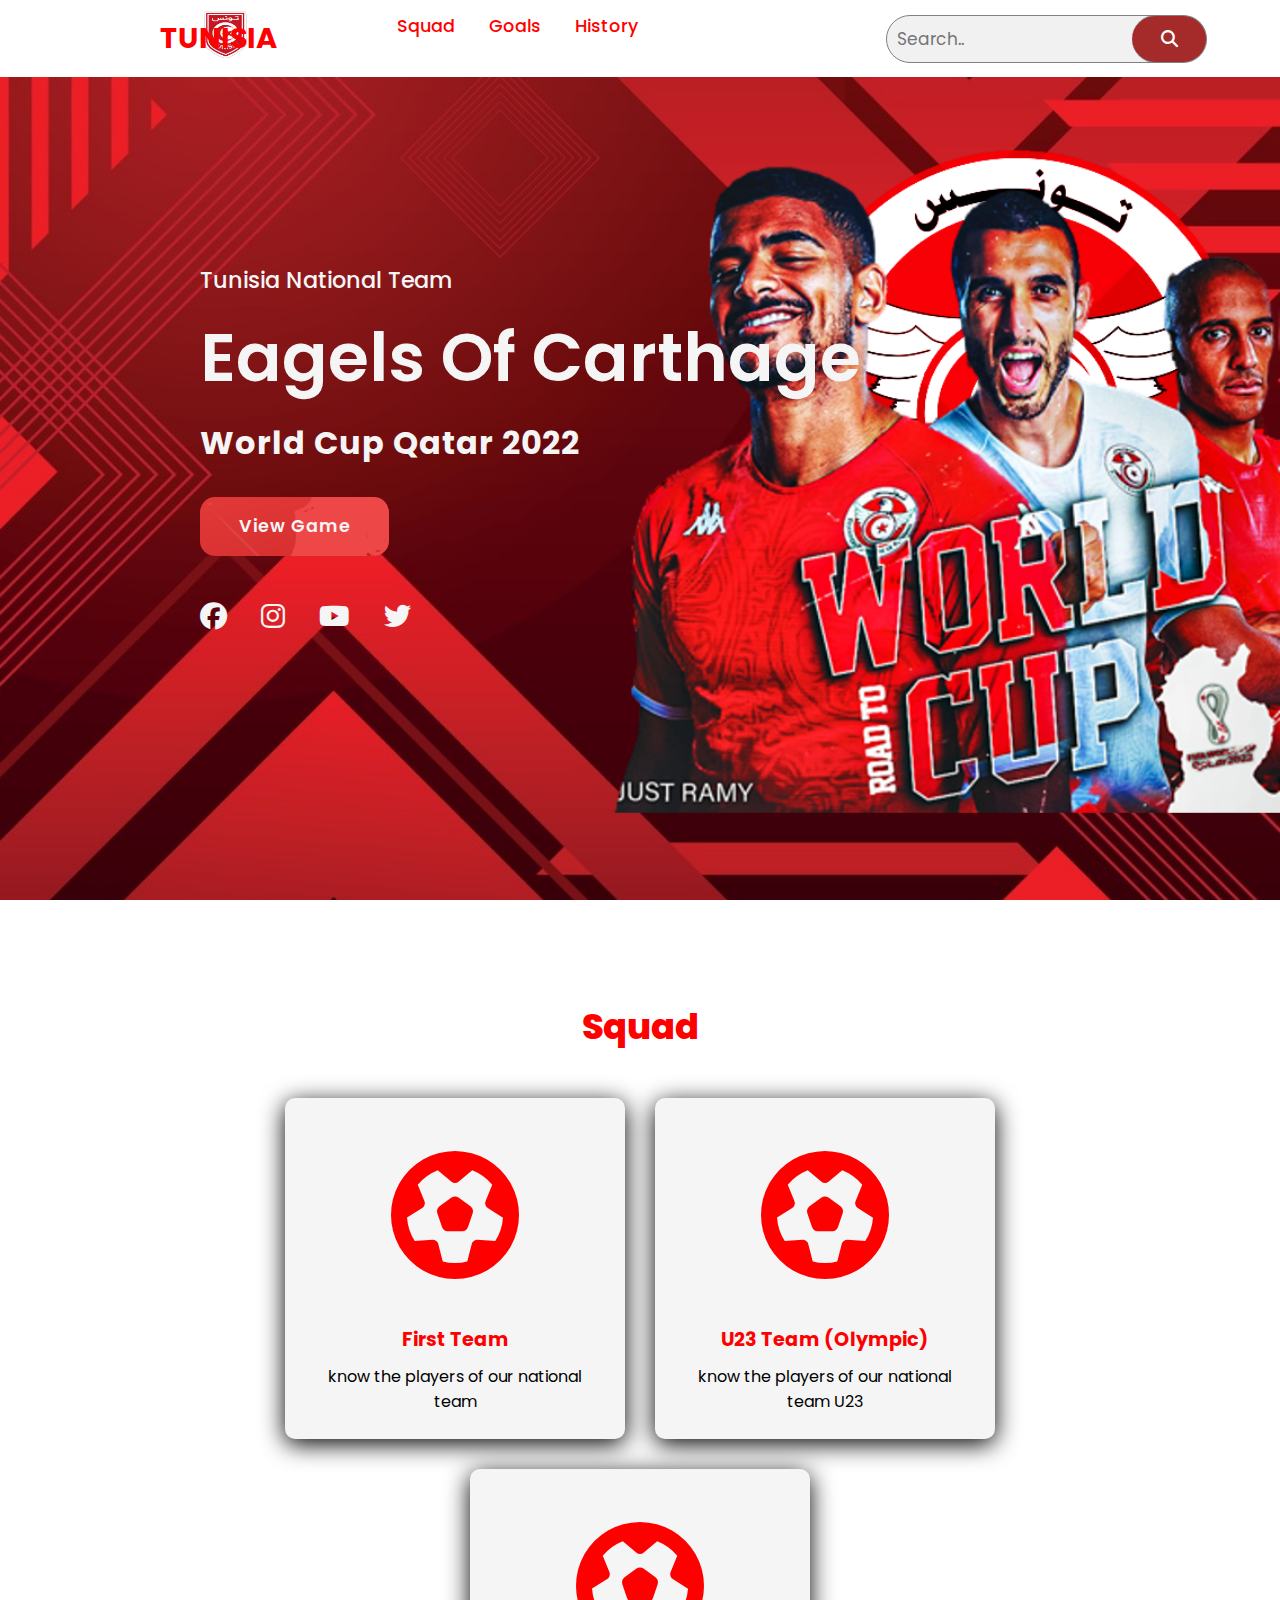
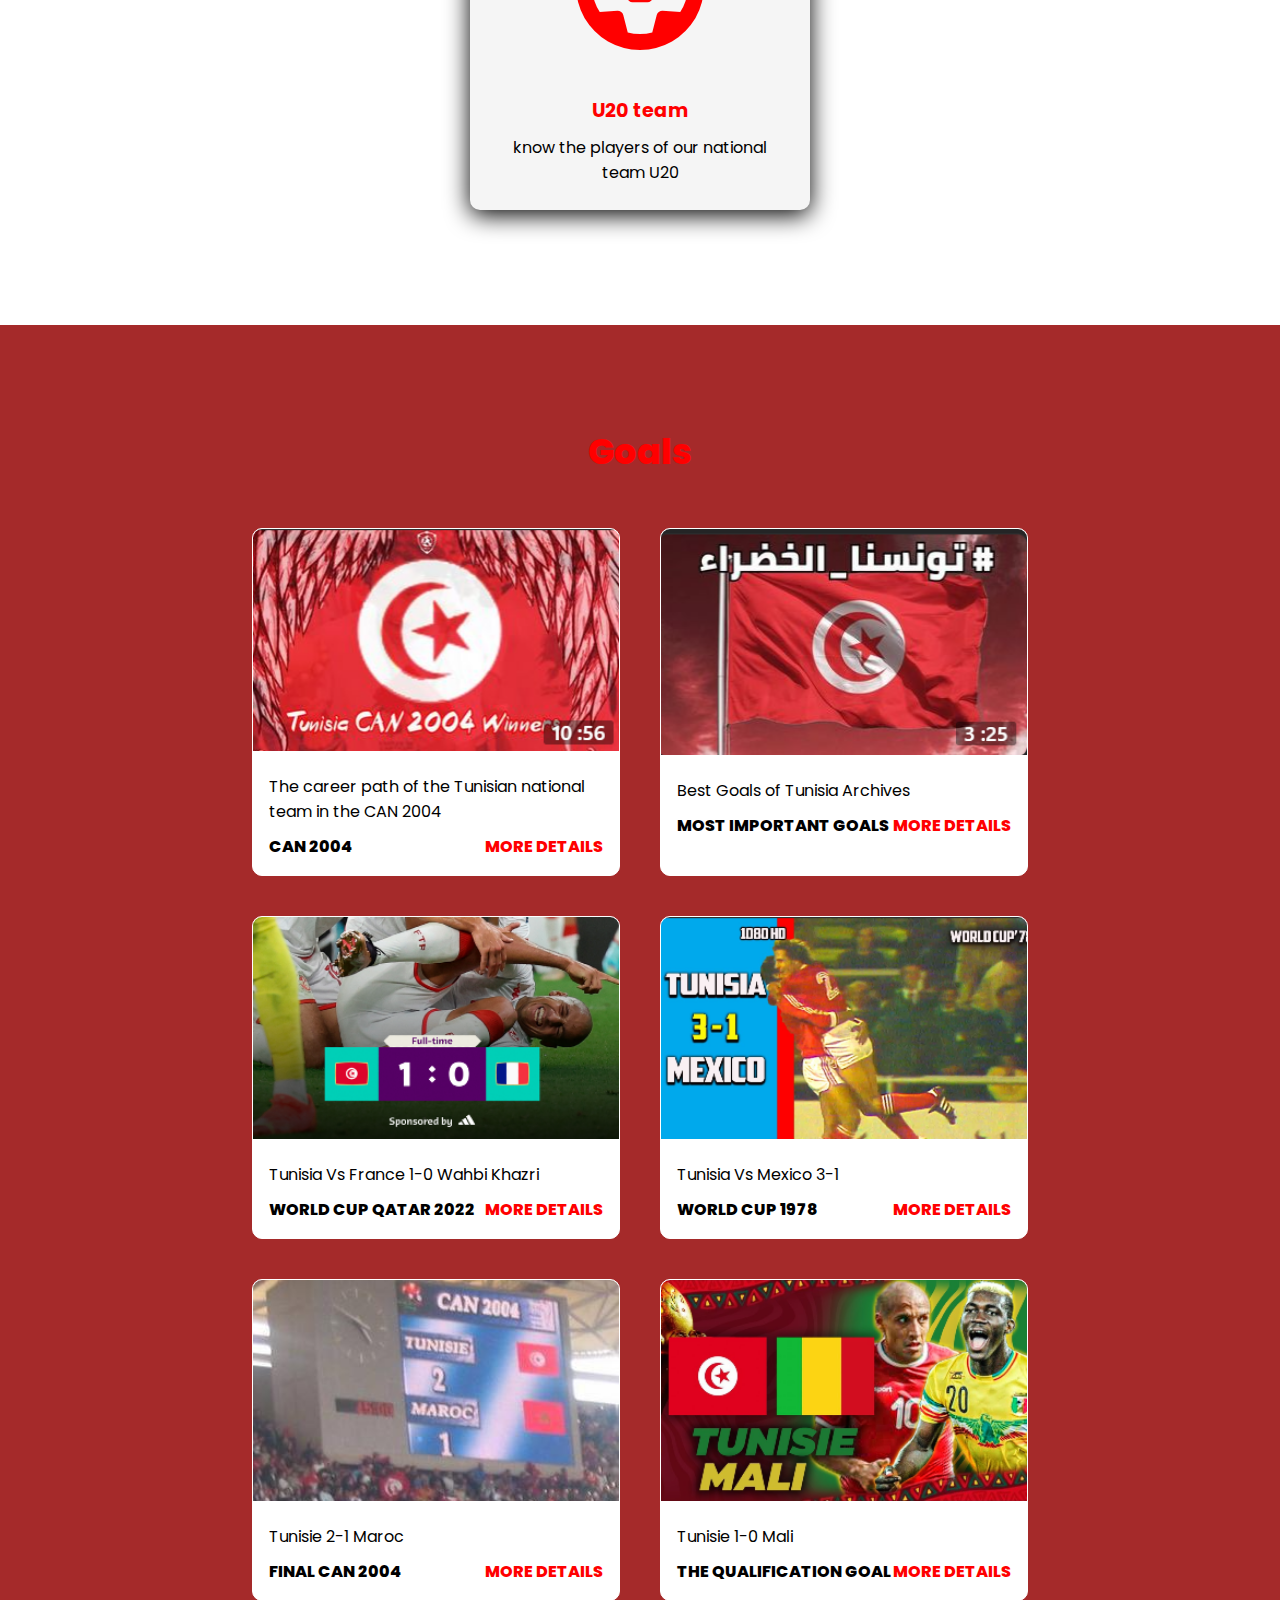
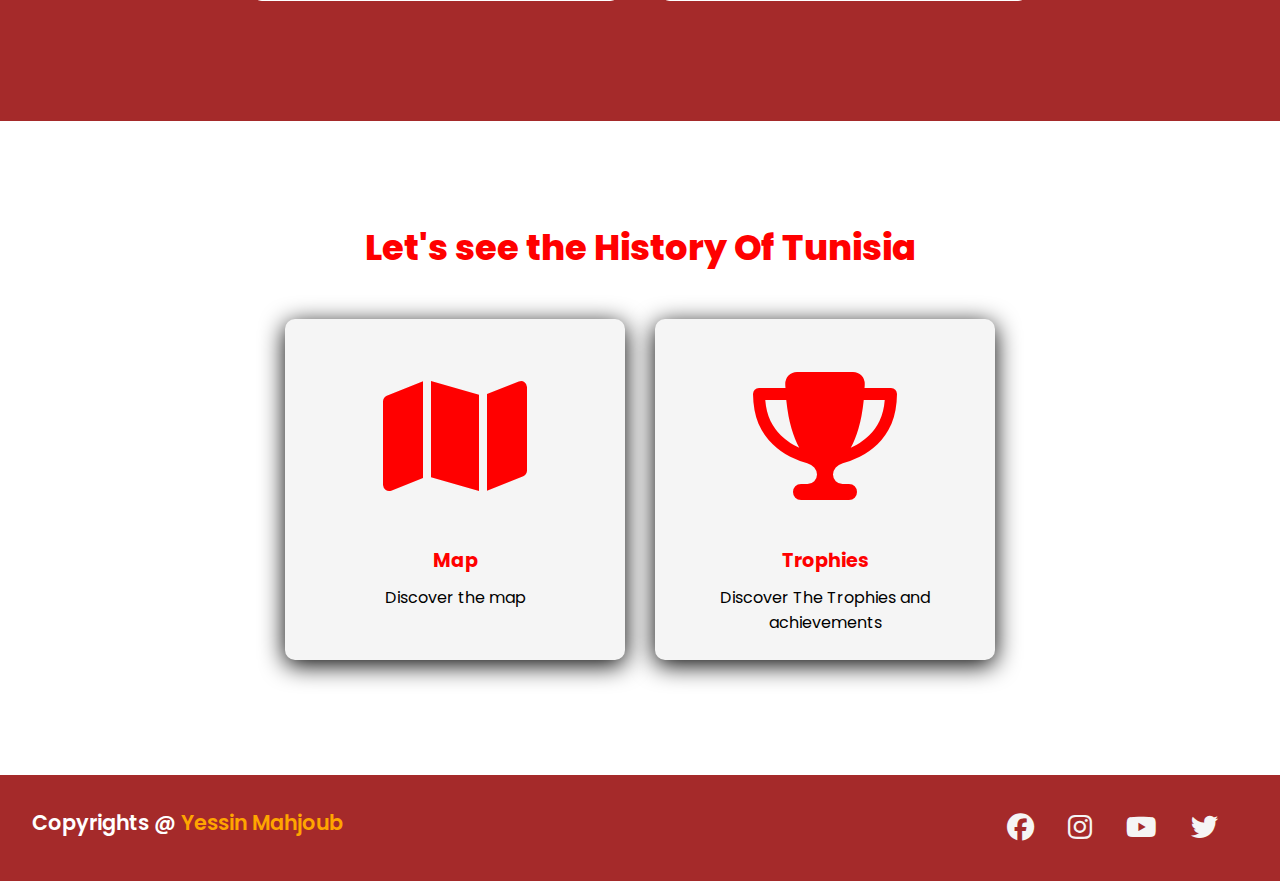
<file: Index.html>
<!DOCTYPE html>
<html lang="en">
<head>
    <meta charset="UTF-8">
    <meta http-equiv="X-UA-Compatible" content="IE=edge">
    <meta name="viewport" content="width=device-width, initial-scale=1.0">
    <link rel="stylesheet" href="https://cdnjs.cloudflare.com/ajax/libs/font-awesome/6.2.0/css/all.min.css">
    <link rel="stylesheet" href="style.css">
    <title>National Team</title>
    <script language="javascript">
        function survolee() {
        document.images["im1"].src="img/ftf.png"
        }
        function nonsurvolee() {
        document.images["im1"].src="img/tunisie.png"
        }
    </script>
</head>
<body>

    
    <header>

        <a href="#" onmouseover="survolee();" onmouseout="nonsurvolee();">
        <img class="logo1" name="im1" src="img/tunisie.png" width="50" height="50">
        <a href="#" class="logo">Tunisia</a>
        <nav class="navigation">
            
<a href="#Squads">Squad</a>
<a href="#Goals">Goals</a>
<a href="#History">History</a>
<a href="C:\Users\USER\Desktop\HTML\Projet Equipe Nationale\formulaire\Formulaire.html" target="blank" class="login">Login</a>
        </nav>
        <form class="example" action="action_page.php">
            <input type="text" placeholder="Search.." name="search">
            <button type="submit"><i class="fa fa-search"></i></button>
          </form>
        
    </header>


    
    <section class="main">
        <div>
            <h2>Tunisia National Team<br><span>Eagels Of Carthage</span></h2>
            <h3>World Cup Qatar 2022</h3>
            <a href="#Projects" class="main-btn">View Game</a>
            <div class="social-icons">

     <a href="https://www.facebook.com/FTF.OFFICIELLE" target="blank"><i class="fa-brands fa-facebook"></i></a>
     <a href="https://www.instagram.com/federationtunisiennedefootball/" target="blank"><i class="fa-brands fa-instagram"></i></a>
     <a href="https://www.youtube.com/@ftftunisie6842" target="blank"><i class="fa-brands fa-youtube"></i></a>
     <a href="https://twitter.com/FTF_OFFICIELLE" target="blank"><i class="fa-brands fa-twitter"></i></a>
    </div>
</div>
    </section>
    
   <section class="cards" id="Squads">
    <h2 class="title">Squad</h2>
    <div class="content">
     <div class="card">
      <div class="icon">
        <a href="https://www.transfermarkt.com/tunesien/kader/verein/3670" target="blank"><i class="fa-solid fa-futbol"></i></a>
    </div>
        <div class="info">
        <h3>First Team</h3>
        <p> know the players of our national team</p>
        </div>
</div>
<div class="card">
    <div class="icon">
        <a href="https://www.transfermarkt.com/tunesien-u23/startseite/verein/49062" target="blank"><i class="fa-solid fa-futbol"></i></a>
  </div>
<div class="info">
    <h3>U23 Team (Olympic)</h3>
        <p> know the players of our national team U23</p>
    </div>
</div>
<div class="card">
<div class="icon">
    <a href="https://www.transfermarkt.com/tunesien-u20/startseite/verein/43903" target="blank"><i class="fa-solid fa-futbol"></i></a>
</div>
<div class="info">
<h3>U20 team</h3>
    <p> know the players of our national team U20</p>
</div>
</div>
   </section>

   <section class="projects" id="Goals">
    <h2 class="title">Goals</h2>
    <div class="content">
        <div class="project-card">
            <div class="project-image">
                <img src="img/proj 1.png"/>
            </div>
            <div class="project-info">
                <p class="project-category">The career path of the Tunisian national team in the CAN 2004</p>
            <strong class="project-title">
                <span>CAN 2004</span>
                <a href="https://www.facebook.com/KoraMediaON/videos/250922749606527" target="blank" class="more-details">More details</a>
                </strong>
            </div>
        </div>
        <div class="project-card">
            <div class="project-image">
                <img src="img/proj 2.png"/>
            </div>
            <div class="project-info">
                <p class="project-category">Best Goals of Tunisia Archives </p>
            <strong class="project-title">
                <span>Most Important Goals </span>
                <a href="https://www.facebook.com/KoraMediaON/videos/233605924407362" target="blank" class="more-details">More details</a>
                </strong>
            </div>
        </div>

        <div class="project-card">
            <div class="project-image">
                <img src="img/tunisiefrance.png"/>
            </div>
            <div class="project-info">
                <p class="project-category">Tunisia Vs France 1-0 Wahbi Khazri</p>
            <strong class="project-title">
                <span>WORLD CUP QATAR 2022</span>
                <a href="https://www.youtube.com/watch?v=lT6epp9BdvQ" target="blank" class="more-details">More details</a>
                </strong>
            </div>
        </div>

        <div class="project-card">
            <div class="project-image">
                <img src="img/tunisiemexico.jpg"/>
            </div>
            <div class="project-info">
                <p class="project-category">Tunisia Vs Mexico 3-1 </p>
            <strong class="project-title">
                <span>WORLD CUP 1978</span>
                <a href="https://www.youtube.com/watch?v=juSPCLvc_d8" target="blank" class="more-details">More details</a>
                </strong>
            </div>
        </div>
        <div class="project-card">
            <div class="project-image">
                <img src="img/tunisiemaroc.jpg"/>
            </div>
            <div class="project-info">
                <p class="project-category">Tunisie 2-1 Maroc </p>
            <strong class="project-title">
                <span>FINAL CAN 2004</span>
                <a href="https://www.youtube.com/watch?v=DQfAVJJlqh8" target="blank" class="more-details">More details</a>
                </strong>
            </div>
        </div>
        <div class="project-card">
            <div class="project-image">
                <img src="img/tunisiemali.jpg"/>
            </div>
            <div class="project-info">
                <p class="project-category">Tunisie 1-0 Mali </p>
            <strong class="project-title">
                <span>THE QUALIFICATION GOAL</span>
                <a href="https://www.youtube.com/watch?v=xFpT9upnlEw" target="blank" class="more-details">More details</a>
                </strong>
            </div>
        </div>
    </div>
   </section>

   <section class="cards contact" id="History">
    <h2 class="title">Let's see the History Of Tunisia </h2>
    <div class="content">
        <div class="card">
         <div class="icon">
            <a href="https://www.google.com/maps/d/u/0/viewer?mid=12vez7x2NvEijmiswO_FP32z94p8&hl=en_US&ll=33.75456701023778%2C9.530000000000001&z=6" target="blank"><i class="fa-solid fa-map"></i></a>
       </div>
           <div class="info">
           <h3>Map</h3>
           <p> Discover the map</p>
           </div>
   </div>
   <div class="card">
       <div class="icon">
        <a href="https://en.wikipedia.org/wiki/Tunisia_national_football_team_honours" target="blank"><i class="fa-solid fa-trophy"></i></a>
     </div>
   <div class="info">
       <h3>Trophies</h3>
           <p> Discover The Trophies and achievements</p>
       </div>
   </div>
   </div>
   </section>

   <footer class="footer">
    <p class="footer-title">Copyrights @ <span> Yessin Mahjoub </span></p>
   <div class="social-icons">

    <a href="https://www.facebook.com/yessin.masmoudi.712" target="blank"><i class="fa-brands fa-facebook"></i></a>
    <a href="https://www.instagram.com/yassin10culisi/" target="blank"><i class="fa-brands fa-instagram"></i></a>
    <a href="https://www.youtube.com/@yesin7pix747" target="blank"><i class="fa-brands fa-youtube"></i></a>
    <a href="https://twitter.com/jhin12345maste1" target="blank"><i class="fa-brands fa-twitter"></i></a>
   </div>
</footer>

</body>
</html>
</file>
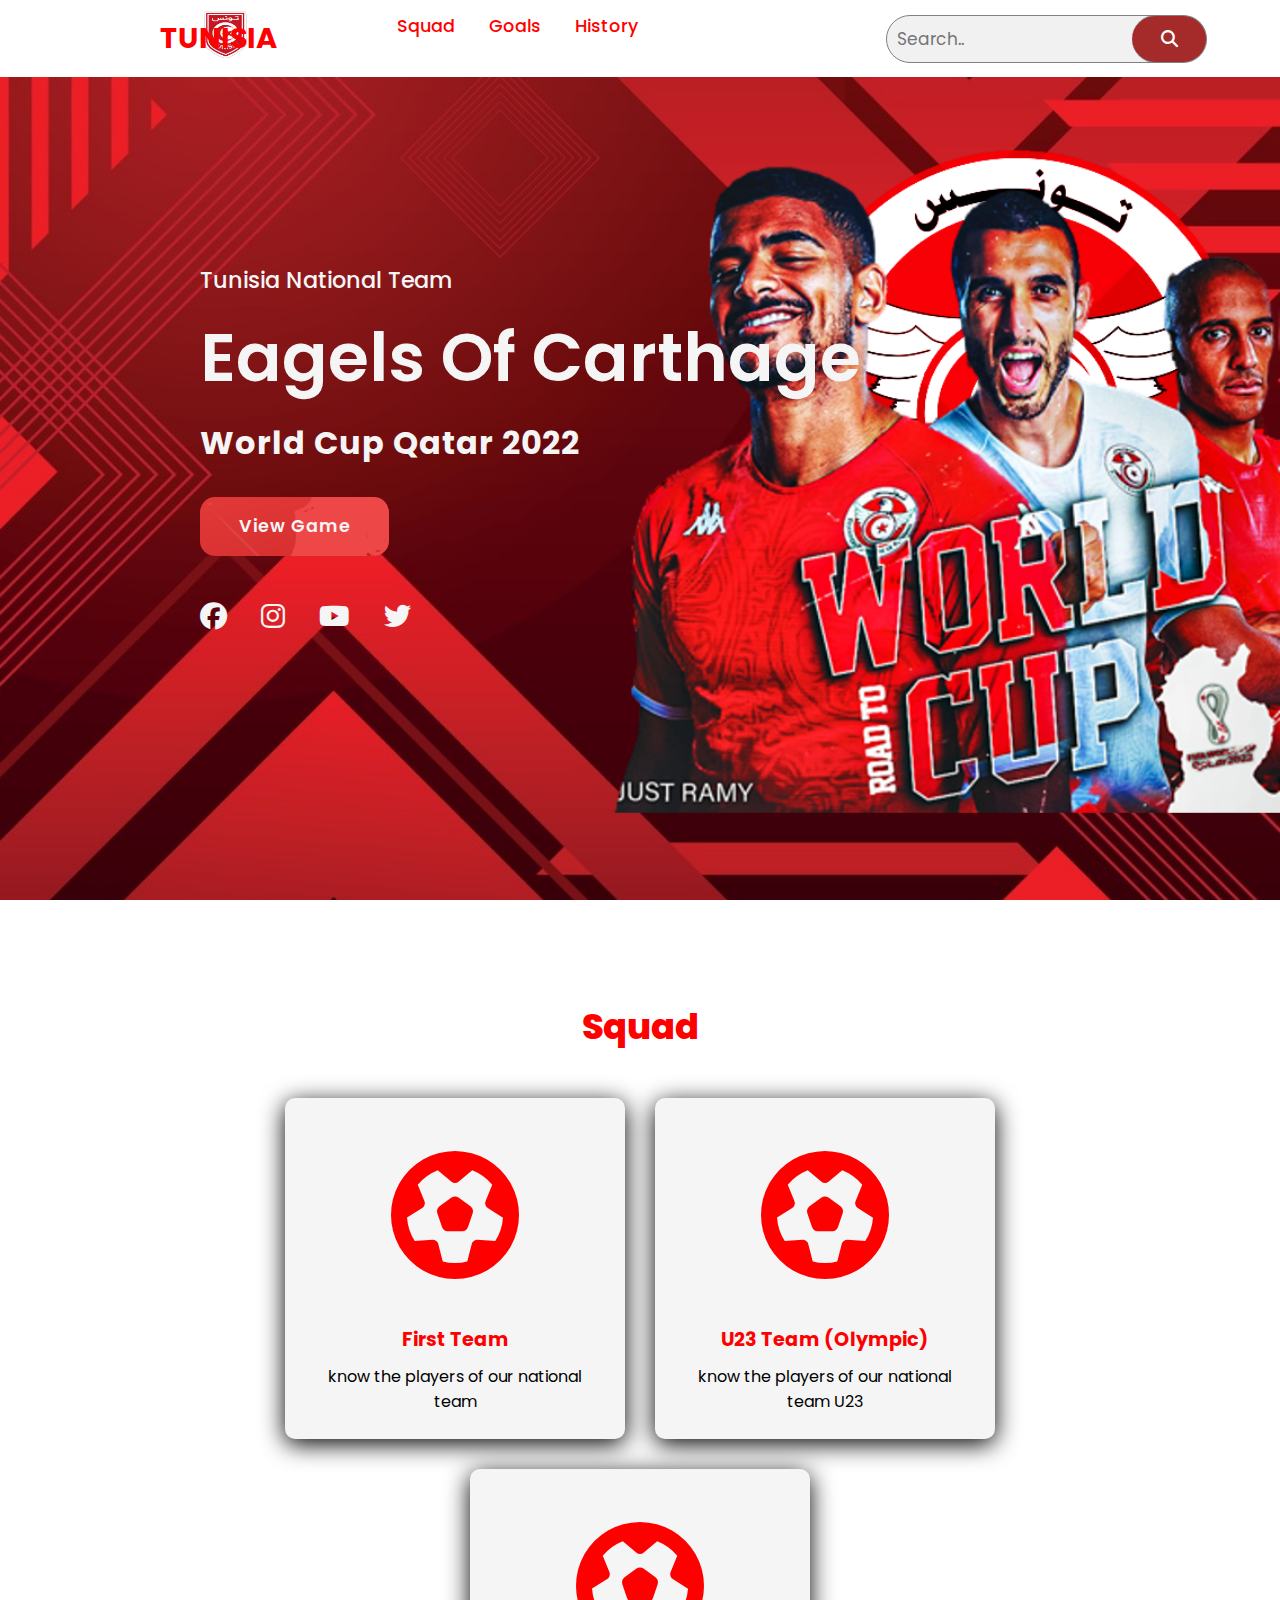
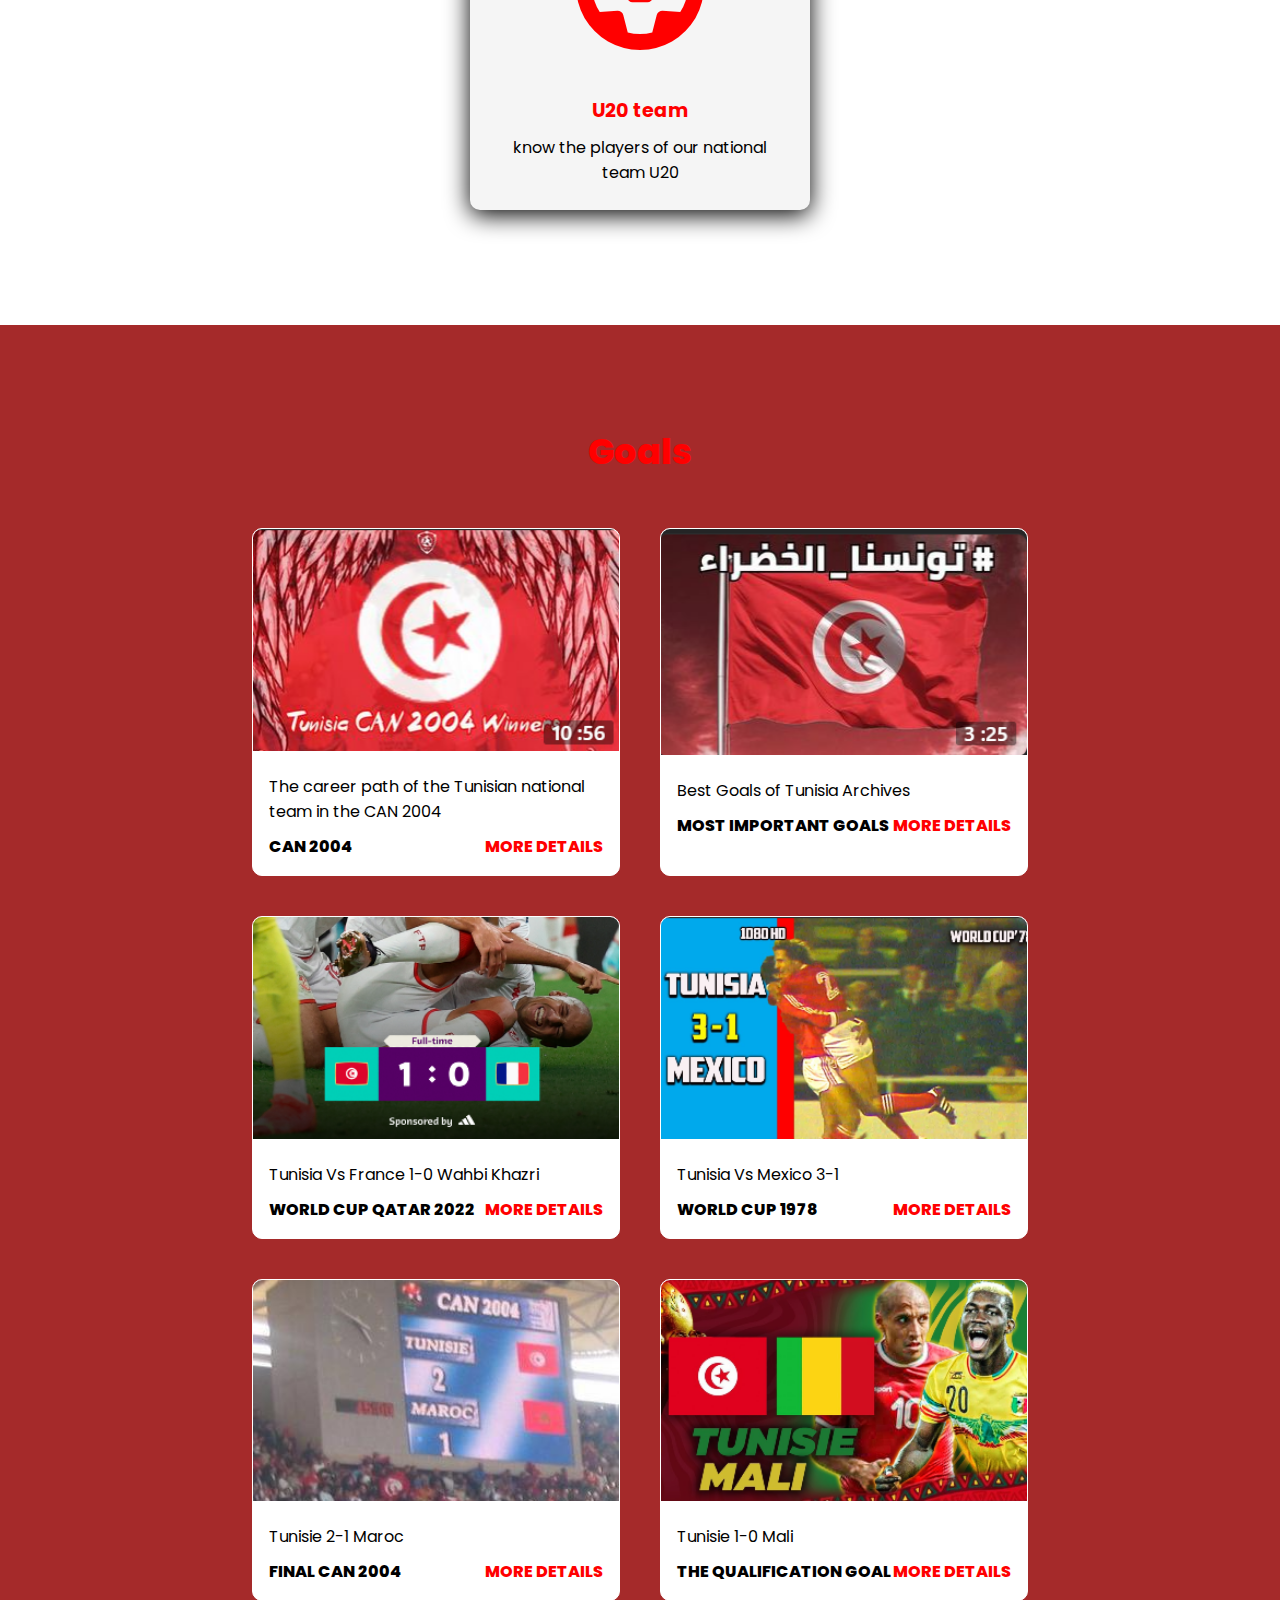
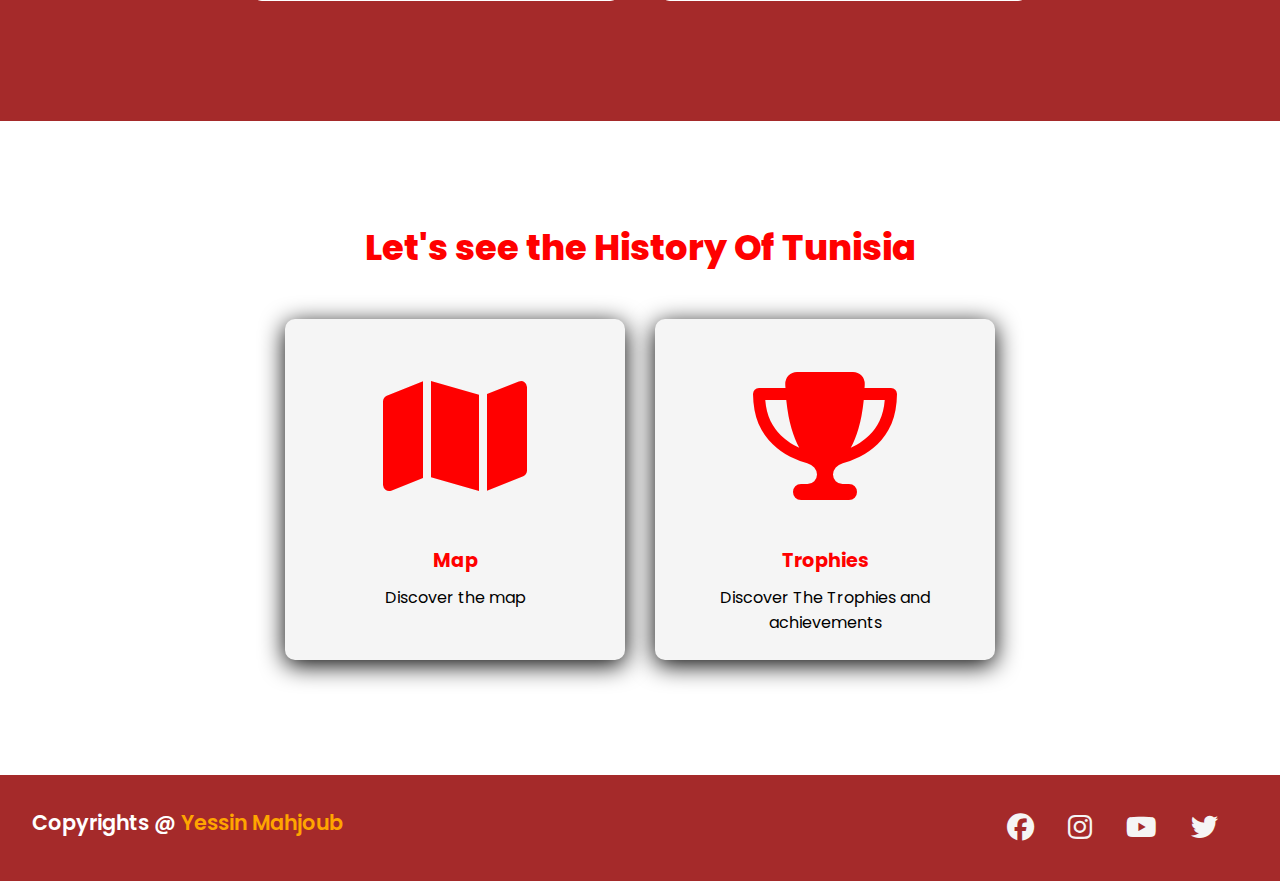
<file: index.html>
<!DOCTYPE html>
<html lang="en">
<head>
    <meta charset="UTF-8">
    <meta http-equiv="X-UA-Compatible" content="IE=edge">
    <meta name="viewport" content="width=device-width, initial-scale=1.0">
    <link rel="stylesheet" href="https://cdnjs.cloudflare.com/ajax/libs/font-awesome/6.2.0/css/all.min.css">
    <link rel="stylesheet" href="style.css">
    <title>National Team</title>
    <script language="javascript">
        function survolee() {
        document.images["im1"].src="img/ftf.png"
        }
        function nonsurvolee() {
        document.images["im1"].src="img/tunisie.png"
        }
    </script>
</head>
<body>

    
    <header>

        <a href="#" onmouseover="survolee();" onmouseout="nonsurvolee();">
        <img class="logo1" name="im1" src="img/tunisie.png" width="50" height="50">
        <a href="#" class="logo">Tunisia</a>
        <nav class="navigation">
            
<a href="#Squads">Squad</a>
<a href="#Goals">Goals</a>
<a href="#History">History</a>
<a href="C:\Users\USER\Desktop\HTML\Projet Equipe Nationale\formulaire\Formulaire.html" target="blank" class="login">Login</a>
        </nav>
        <form class="example" action="action_page.php">
            <input type="text" placeholder="Search.." name="search">
            <button type="submit"><i class="fa fa-search"></i></button>
          </form>
        
    </header>


    
    <section class="main">
        <div>
            <h2>Tunisia National Team<br><span>Eagels Of Carthage</span></h2>
            <h3>World Cup Qatar 2022</h3>
            <a href="#Projects" class="main-btn">View Game</a>
            <div class="social-icons">

     <a href="https://www.facebook.com/FTF.OFFICIELLE" target="blank"><i class="fa-brands fa-facebook"></i></a>
     <a href="https://www.instagram.com/federationtunisiennedefootball/" target="blank"><i class="fa-brands fa-instagram"></i></a>
     <a href="https://www.youtube.com/@ftftunisie6842" target="blank"><i class="fa-brands fa-youtube"></i></a>
     <a href="https://twitter.com/FTF_OFFICIELLE" target="blank"><i class="fa-brands fa-twitter"></i></a>
    </div>
</div>
    </section>
    
   <section class="cards" id="Squads">
    <h2 class="title">Squad</h2>
    <div class="content">
     <div class="card">
      <div class="icon">
        <a href="https://www.transfermarkt.com/tunesien/kader/verein/3670" target="blank"><i class="fa-solid fa-futbol"></i></a>
    </div>
        <div class="info">
        <h3>First Team</h3>
        <p> know the players of our national team</p>
        </div>
</div>
<div class="card">
    <div class="icon">
        <a href="https://www.transfermarkt.com/tunesien-u23/startseite/verein/49062" target="blank"><i class="fa-solid fa-futbol"></i></a>
  </div>
<div class="info">
    <h3>U23 Team (Olympic)</h3>
        <p> know the players of our national team U23</p>
    </div>
</div>
<div class="card">
<div class="icon">
    <a href="https://www.transfermarkt.com/tunesien-u20/startseite/verein/43903" target="blank"><i class="fa-solid fa-futbol"></i></a>
</div>
<div class="info">
<h3>U20 team</h3>
    <p> know the players of our national team U20</p>
</div>
</div>
   </section>

   <section class="projects" id="Goals">
    <h2 class="title">Goals</h2>
    <div class="content">
        <div class="project-card">
            <div class="project-image">
                <img src="img/proj 1.png"/>
            </div>
            <div class="project-info">
                <p class="project-category">The career path of the Tunisian national team in the CAN 2004</p>
            <strong class="project-title">
                <span>CAN 2004</span>
                <a href="https://www.facebook.com/KoraMediaON/videos/250922749606527" target="blank" class="more-details">More details</a>
                </strong>
            </div>
        </div>
        <div class="project-card">
            <div class="project-image">
                <img src="img/proj 2.png"/>
            </div>
            <div class="project-info">
                <p class="project-category">Best Goals of Tunisia Archives </p>
            <strong class="project-title">
                <span>Most Important Goals </span>
                <a href="https://www.facebook.com/KoraMediaON/videos/233605924407362" target="blank" class="more-details">More details</a>
                </strong>
            </div>
        </div>

        <div class="project-card">
            <div class="project-image">
                <img src="img/tunisiefrance.png"/>
            </div>
            <div class="project-info">
                <p class="project-category">Tunisia Vs France 1-0 Wahbi Khazri</p>
            <strong class="project-title">
                <span>WORLD CUP QATAR 2022</span>
                <a href="https://www.youtube.com/watch?v=lT6epp9BdvQ" target="blank" class="more-details">More details</a>
                </strong>
            </div>
        </div>

        <div class="project-card">
            <div class="project-image">
                <img src="img/tunisiemexico.jpg"/>
            </div>
            <div class="project-info">
                <p class="project-category">Tunisia Vs Mexico 3-1 </p>
            <strong class="project-title">
                <span>WORLD CUP 1978</span>
                <a href="https://www.youtube.com/watch?v=juSPCLvc_d8" target="blank" class="more-details">More details</a>
                </strong>
            </div>
        </div>
        <div class="project-card">
            <div class="project-image">
                <img src="img/tunisiemaroc.jpg"/>
            </div>
            <div class="project-info">
                <p class="project-category">Tunisie 2-1 Maroc </p>
            <strong class="project-title">
                <span>FINAL CAN 2004</span>
                <a href="https://www.youtube.com/watch?v=DQfAVJJlqh8" target="blank" class="more-details">More details</a>
                </strong>
            </div>
        </div>
        <div class="project-card">
            <div class="project-image">
                <img src="img/tunisiemali.jpg"/>
            </div>
            <div class="project-info">
                <p class="project-category">Tunisie 1-0 Mali </p>
            <strong class="project-title">
                <span>THE QUALIFICATION GOAL</span>
                <a href="https://www.youtube.com/watch?v=xFpT9upnlEw" target="blank" class="more-details">More details</a>
                </strong>
            </div>
        </div>
    </div>
   </section>

   <section class="cards contact" id="History">
    <h2 class="title">Let's see the History Of Tunisia </h2>
    <div class="content">
        <div class="card">
         <div class="icon">
            <a href="https://www.google.com/maps/d/u/0/viewer?mid=12vez7x2NvEijmiswO_FP32z94p8&hl=en_US&ll=33.75456701023778%2C9.530000000000001&z=6" target="blank"><i class="fa-solid fa-map"></i></a>
       </div>
           <div class="info">
           <h3>Map</h3>
           <p> Discover the map</p>
           </div>
   </div>
   <div class="card">
       <div class="icon">
        <a href="https://en.wikipedia.org/wiki/Tunisia_national_football_team_honours" target="blank"><i class="fa-solid fa-trophy"></i></a>
     </div>
   <div class="info">
       <h3>Trophies</h3>
           <p> Discover The Trophies and achievements</p>
       </div>
   </div>
   </div>
   </section>

   <footer class="footer">
    <p class="footer-title">Copyrights @ <span> Yessin Mahjoub </span></p>
   <div class="social-icons">

    <a href="https://www.facebook.com/yessin.masmoudi.712" target="blank"><i class="fa-brands fa-facebook"></i></a>
    <a href="https://www.instagram.com/yassin10culisi/" target="blank"><i class="fa-brands fa-instagram"></i></a>
    <a href="https://www.youtube.com/@yesin7pix747" target="blank"><i class="fa-brands fa-youtube"></i></a>
    <a href="https://twitter.com/jhin12345maste1" target="blank"><i class="fa-brands fa-twitter"></i></a>
   </div>
</footer>

</body>
</html>
</file>
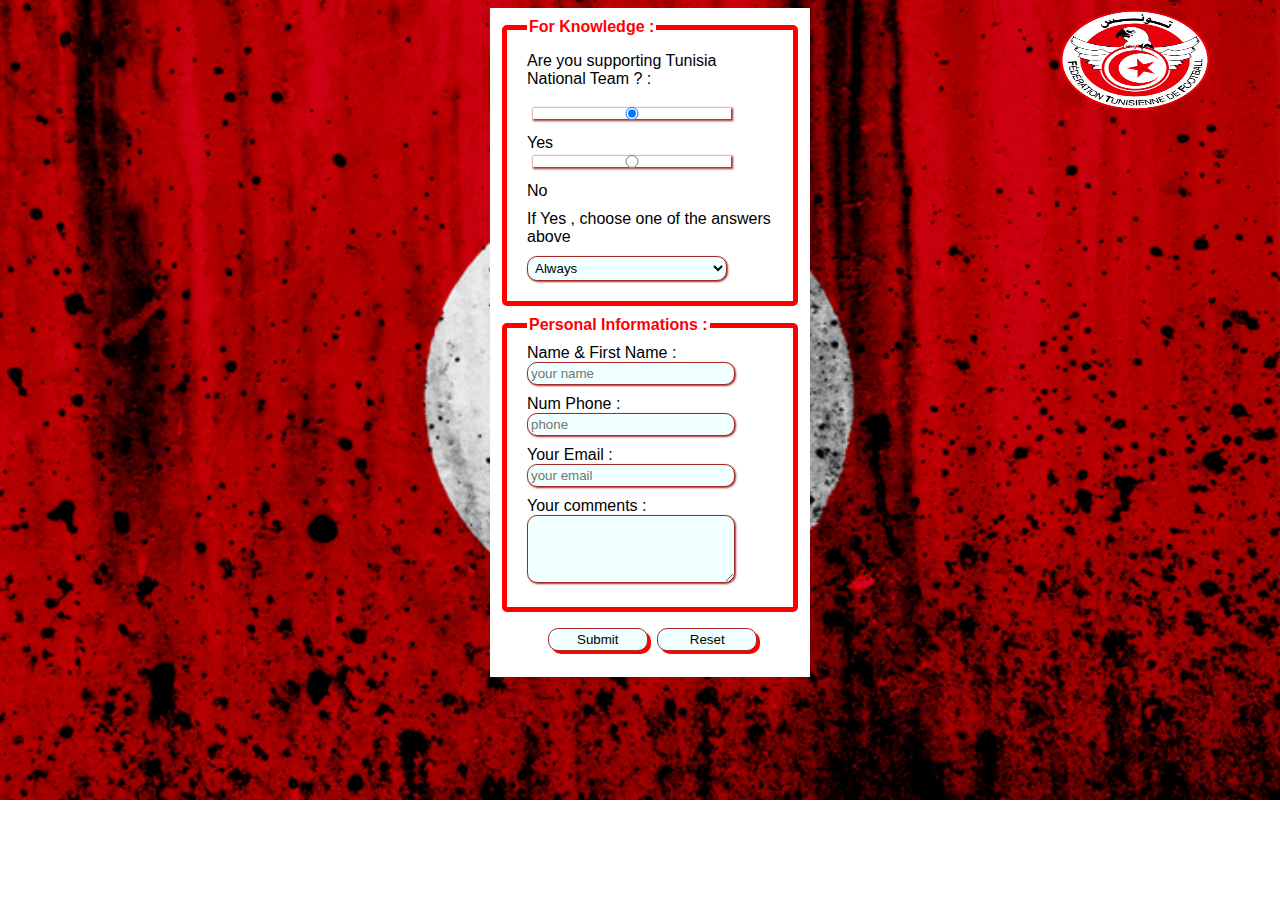
<file: formulaire/Formulaire.html>
<!doctype html>
 <html>
 <head>
     <title>mon premier form css</title>
     <meta charset="utf-8">
     <link rel="stylesheet" href="style.css">
 </head>
 <body>
 <form id='monForm'action=' mailto:jhin1234masteryi@gmail.com 'method="post" >
<fieldset>
 <legend> For Knowledge : </legend>
   <p>Are you supporting Tunisia National Team ? :</p>
     <input type="radio" name="CSS" value="oui" id="oui"
     checked="checked" />
     <label for="oui" class="inline ">Yes</label>
     <input type="radio" name="CSS" value="non" id="non"/>
     <label for="non" class="inline ">No</label>
  <label for="utilise">If Yes , choose one of the answers above </label>
   <select name= "utilise" id="utilise">
   <option value=" toujours"> Always</option>
   <option value="parfois"> Sometimes</option>
   <option value="jamais"> Never</option>
</select>
</fieldset>

<fieldset>
<legend>Personal Informations :</legend>
  <label for="nomprenom">Name & First Name :</label>
<input type="text" size="20"
maxlength="40" placeholder="your name" id="name & first name" required />
<label for="tel ">Num Phone :</label>
<input type="int" name="tel" size="20"
maxlength="13" placeholder="phone" id="tel "required />
<label for="email ">Your Email :</label>
<input type="email" name="email" size="20"
maxlength.in="40" id="email "placeholder="your email" required />
<label for=" comments ">Your comments :</label>
<textarea name="comments" id="comments" cols="20" rows="4">
</textarea>
</fieldset>
<p class="center">
<input type="submit" value="Submit"/>
<input type="reset" value="Reset"/>
</p>
</form>
</body>
</html>
</file>
<file: style.css>
@import url('https://fonts.googleapis.com/css2?family=Poppins:ital,wght@0,100;0,200;0,300;0,400;0,500;0,600;0,700;0,800;0,900;1,100;1,200;1,300;1,400;1,500;1,600;1,700;1,800;1,900&display=swap');
*{
    font-family: 'Poppins', sans-serif;
margin: 0;
padding: 0;
box-sizing: border-box;
scroll-behavior: smooth;
}

a {
    color:red
}

form.example input[type=text] {
    padding: 10px;
    font-size: 17px;
    border: 1px solid grey;
    float: left;
    width: 80%;
    background: #f1f1f1;
    position: relative;
    left: 180px;
    border-radius: 1.625rem;

  }
  
  form.example button {
    float: left;
    width: 20%;
    padding: 10px;
    background: brown;
    color: white;
    font-size: 17px;
    border: 1px solid grey;
    border-left: none; 
    cursor: pointer;
    position: relative;
    left: 127px;
    border-radius: 1.625rem;
    

  }
  
  form.example button:hover {
    background:red;
  }
  
 
  form.example::after {
    content: "";
    clear: both;
    display: table;
  }

header{
    background-color: white;
    width: 100%;
    position: fixed;
    z-index : 999;
    display: flex;
    justify-content: space-between;
    align-items: center;
    padding: 10px 200px;
}




.logo {
    text-decoration: none;
    color: red;
    text-transform: uppercase;
    font-weight: 700;
    font-size: 1.8em;
    position: relative;
    right: 90px;

}

.login

{
    position: relative;
    right: 860px;
    font-size: 1.5em;
    background: wheat;
    border-radius: 10px;
    margin-bottom: 40px;

}

.navigation a{
    color: red;
    text-decoration: none;
    font-size: 1.1em;
    font-weight: 500;
    padding-left: 30px;

}

.navigation a:hover{
    color: brown;
}

section {
    padding: 100px 200px;
}

.main {
    width:100%;
    min-height: 100vh;
    display: flex;
    align-items: center;
    background: url(img/red1.png)no-repeat;
    background-size: cover;
    background-position: center;
    background-attachment: fixed;
}

.main h2{
    color: whitesmoke;
    font-size: 1.4em;
    font-weight: 500;

}

.main h2 span {
    color: whitesmoke;
    display: inline-block;
    margin-top: 10px ;
    font-size: 3em;
    font-weight: 600;
}

.main h3{
    color: whitesmoke;
    font-size:2em;
    font-weight: 700;
    letter-spacing: 1px;
    margin-top:10px;
    margin-bottom: 30px;
}

.main-btn {
    color:whitesmoke;
    background-color:brown;
    text-decoration:none;
    font-size: 1.1em;
    font-weight: 600;
    display: inline-block;
    padding: 0.9375em 2.1875em;
    letter-spacing: 1px ;
    border-radius: 15px;
    margin-bottom: 40px;
    transition: 0.7s ease;
    background-image: url(img/red22.jpg);
}

.main-btn:hover {
    background-color:red;
    transform: scale(1.1);

}

.social-icons a{
    color:whitesmoke;
    font-size: 1.7em;
    padding-right: 30px;
}

.title 
{ 
    display:flex;
    justify-content: center;
    color: red;
    font-size:2.2em;
    font-weight: 800;
    margin-bottom:30px;
    
}

.content

{ 
    display:flex;
    justify-content: center;
    flex-direction: row;
    flex-wrap: wrap;
}

.card
{
    background-color: whitesmoke;
    width: 21.25em;
    box-shadow:0 5px 25px rgba(1 1 1/ 100%);
    border-radius: 10px;
    padding: 25px;
    margin: 15px;

}

.card:hover
{
    transform: scale(1.1);
}

.icon 
{
    color: red;
    font-size: 8em;
    text-align: center;

}

.info
{
text-align: center;
}

.info h3{
    color: red;
    font-size: 1.2em;
    font-weight: 700;
    margin: 10px;
}

.projects 
{
    background-color: brown;
    

    
    

}

.projects.content
{
 margin-top: 30px;
}

.project-card

{
    background-color: white;
border: 1px solid white;
min-height: 14em;
width:23em;
overflow: hidden;
border-radius: 10px;
margin: 20px;
transition: 0.7 ease;
}

.project-card:hover {
transform: scale(1.1);

}

.project-card:hover .project-image {
    opacity: 0.9;
}

.project-image img 
{
width: 100%;
}

.project-info {
    padding: 1em;

}

.project-categroy

{
    font-size: 0.8em;
    color: black;
}

.project-title {
    display:flex;
    justify-content: space-between;
    text-transform: uppercase;
    font-weight: 800;
    margin-top: 10px;

}

.more-details {

text-decoration: none;
color: red;
}

.more-details:hover {
    color: brown;
}

.contact.icon {
    font-size:4.5em;
}

.contact.info h3 {
    color: black;

}

.footer {
    background-color: brown;
    color:white;
    padding: 2em;
    display: flex;
    justify-content: space-between;
}

.footer-title
{
    font-size: 1.3em;
    font-weight: 600;
}

.footer-title span
{
    color: orange;
}

.footer.social-icons
{
    font-size: 1.3em;
    padding: 0 12px 0 0;

}
</file>
<file: formulaire/style.css>
body {
  font-family: 'Trebuchet MS', sans-serif;
  font-size: 100%;
  background-image:url("img/ftf.png") , url("img/tunisia.png") ;
  background-repeat: no-repeat;
  background-size: 150px 100px, 100%;
  background-position: 1060px 10px,0 0;
  background-attachment:fixed,scroll;

}
form {
  position: absolute;
  left: 50%;
  width: 300px;
  margin-left: -150px;
  background-color: white;
  padding: 10px;
}

fieldset {
  padding: 0 20px 20px 20px;
  margin-bottom: 10px;
  border: 5px solid red;
  border-radius: 5px;
}
legend {
  color: red;
  font-weight: bold;
}
label{
  display: block;
  margin-top: 10px;
}
label .inline {
  display: inline ;
  margin-right:50px;
}
input, textarea, select ,option {
  background-color: azure;
}

input, textarea, select{
  padding:3px;
  border:1px solid brown;
  border-radius:10px;
  width:200px;
  box-shadow:1px 1px 2px brown;
}

select {
  margin-top: 10px;
  outline:none;
}
input [type=radio] {
  background-color: transparent;
  border:none;
  width:10px;
}
input[type=submit], input[type=reset] {
  width:100px;
  margin-left:5px;
  box-shadow:3px 3px red;
  cursor:pointer;

}
input:focus,textarea:focus {
  background-color: white;
  outline:none;
}
input [type=submit]:hover, input[type=reset]:hover {
  background-color: beige;
}
input [type=submit]:active, input[type=reset]:active {
  background-color: azure;
  box-shadow:3px 3px beige inset;
}
p.center{
  text-align:center;
}
</file>
